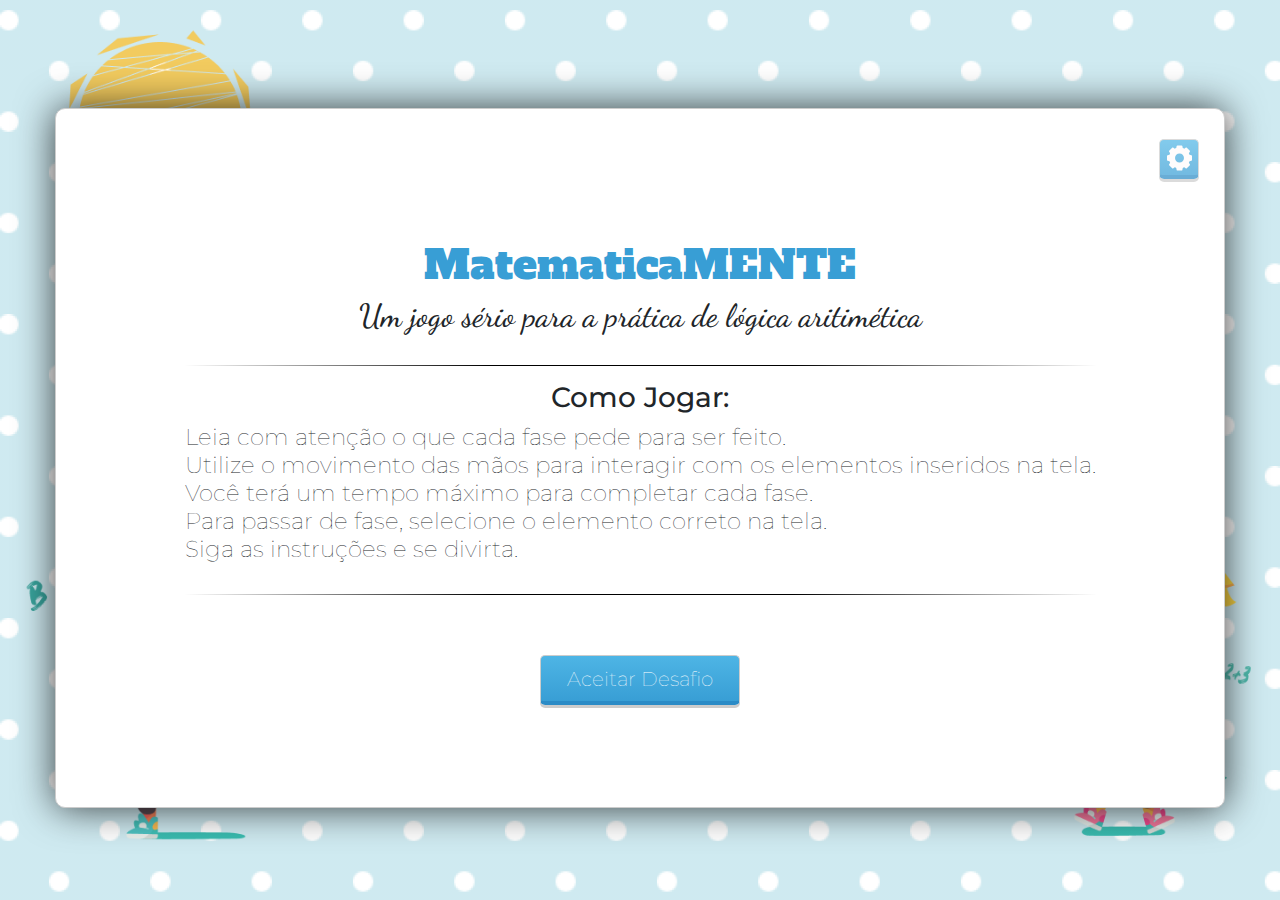
<file: index.html>
<!DOCTYPE html>
<html lang="en">
<head>
    <meta charset="UTF-8">
    <meta name="viewport" content="width=device-width, initial-scale=1.0">
    <link rel="stylesheet" href="https://maxcdn.bootstrapcdn.com/bootstrap/4.0.0/css/bootstrap.min.css" integrity="sha384-Gn5384xqQ1aoWXA+058RXPxPg6fy4IWvTNh0E263XmFcJlSAwiGgFAW/dAiS6JXm" crossorigin="anonymous">

    <script src="https://code.jquery.com/jquery-3.2.1.slim.min.js" integrity="sha384-KJ3o2DKtIkvYIK3UENzmM7KCkRr/rE9/Qpg6aAZGJwFDMVNA/GpGFF93hXpG5KkN" crossorigin="anonymous"></script>
    <script src="https://cdnjs.cloudflare.com/ajax/libs/popper.js/1.12.9/umd/popper.min.js" integrity="sha384-ApNbgh9B+Y1QKtv3Rn7W3mgPxhU9K/ScQsAP7hUibX39j7fakFPskvXusvfa0b4Q" crossorigin="anonymous"></script>
    <script src="https://maxcdn.bootstrapcdn.com/bootstrap/4.0.0/js/bootstrap.min.js" integrity="sha384-JZR6Spejh4U02d8jOt6vLEHfe/JQGiRRSQQxSfFWpi1MquVdAyjUar5+76PVCmYl" crossorigin="anonymous"></script>
    <link rel="preconnect" href="https://fonts.gstatic.com">
    <link href="https://fonts.googleapis.com/css2?family=Montserrat:ital,wght@0,500;0,600;0,700;1,300&display=swap" rel="stylesheet">
    <link href="https://fonts.googleapis.com/css2?family=Dancing+Script:wght@400;500;600;700&display=swap" rel="stylesheet">
    <link rel="preconnect" href="https://fonts.gstatic.com">
    <link href="https://fonts.googleapis.com/css2?family=Oi&display=swap" rel="stylesheet">
    <link rel="preconnect" href="https://fonts.gstatic.com">
    <link href="https://fonts.googleapis.com/css2?family=Alfa+Slab+One&display=swap" rel="stylesheet">
    <title>matematicaMENTE</title>
</head>
<body>
    <section class="container">
        <div class="start">
            <button id="metricas"><img src="./img/gear.svg" alt=""></button>

            <div class="menu">
                <h1 id="tittle">MatematicaMENTE</h1>
                <h2>Um jogo sério para a prática de lógica aritimética</h2>

                <div class="instructions">
                    <h3>Como Jogar:</h3>
                    <ul>
                        <li>Leia com atenção o que cada fase pede para ser feito.</li>
                        <li>Utilize o movimento das mãos para interagir com os elementos inseridos na tela.</li>
                        <li>Você terá um tempo máximo para completar cada fase.</li>
                        <li>Para passar de fase, selecione o elemento correto na tela.</li>
                        <li>Siga as instruções e se divirta.</li>   
                    </ul>
                </div>
            </div>
            <button><a href="game.html"> Aceitar Desafio</a></button>
        </div>
    </section>

    <div class="modal fade" id="exampleModal" tabindex="-1" role="dialog" aria-labelledby="exampleModalLabel" aria-hidden="true">
        <div class="modal-dialog" role="document">
          <div class="modal-content">
            <div class="modal-header">
              <h5 class="modal-title" id="exampleModalLabel">Escolha as métricas do jogo</h5>
              <button type="button" class="close" data-dismiss="modal" aria-label="Close">
                <span aria-hidden="true">&times;</span>
              </button>
            </div>
            <div class="modal-body">
               <div class="div-msg">
                <span id="msg"></span>
                <span id="err"></span>
               </div>
                <form action="" class="modal-form">
                  <div class="form-itens">
                    <label for="">Quantidade de questões</label>
                    <input placeholder="Insira a quantidade de questoes" id="qtd_questoes" max="12" type="number">
                  </div>
                   <div  class="form-itens">
                    <label for="">Tempo total de jogo</label>
                    <input placeholder="Digite os minutos" id="tempo_total" type="number">
                   </div>
                </form>
            </div>
            <div class="modal-footer">
              <button type="button" id="saveOptions" class="">Salvar</button>
            </div>
          </div>
        </div>
      </div>

</body>
<script>
    (()=>{
    //  document.addEventListener('mouseover', ()=>{
    //     let theme = document.getElementById("theme")

    //     theme.muted = false;
    //     theme.volume = 0.07;
    //     theme.play();

    
    // })

    
    })()

    const metricas = document.getElementById('metricas');
        metricas.addEventListener("click",()=>{
        $("#exampleModal").modal();
        console.log('abre modal');
       document.querySelector('.container').style.display = 'none';
        });

        $('#exampleModal').on('hide.bs.modal', ()=>{
            document.querySelector('.container').style.display = 'flex';
        });

        document.getElementById('saveOptions').addEventListener('click', (e)=>{
            e.preventDefault();
            let tempoTotal = document.getElementById('tempo_total').value;
            let quantidadeQuestoes = document.getElementById('qtd_questoes').value;

            if(quantidadeQuestoes != ''){
                localStorage.setItem('quantidade_questoes', quantidadeQuestoes);
            }else{

                document.getElementById('err').innerText = "Digite uma quantidade minima de questões."
                setTimeout(()=>{
                document.getElementById('err').innerText = ""
                },1000)
                return;
            }

            if(tempoTotal != ''){
                localStorage.setItem('tempo_total', tempoTotal);
            }else{

                document.getElementById('err').innerText = "Digite um tempo total para o jogo."
                setTimeout(()=>{
                document.getElementById('err').innerText = ""
            },1000)
            return;
            } 
           
            setTimeout(()=>{
                document.getElementById('msg').innerText = "SALVO COM SUCESSO!"
            },200)
            setTimeout(()=>{
                document.getElementById('msg').innerText = ""
                $("#exampleModal").modal('hide');
                document.querySelector('.container').style.display = 'flex';
            },2200)
        })
</script>
<style>
*{
    font-family: 'Montserrat', sans-serif;
    padding: 0;
    font-weight: 100;
    margin: 0;
    
}
a{
    text-decoration: none;
    color: white;
    font-size: 20px;
}
body{
    background: linear-gradient(rgba(255, 255, 255, 0.2), rgba(255, 255, 255, 0.2) ),  url('./img/kids/fundo.png') no-repeat center center;
    background-size: 100%, 100% auto;
}

.div-msg{
  display: flex;
  justify-content: center;
}
#msg{
    color: green;
    padding: 5px;
    font-size: 15px;
    font-weight: bold;

}
#err{
    color: red;
    padding: 5px;
    font-size: 15px;
    font-weight: bold;

}
  
#fundo{
    /* z-index: 1; */
    position: absolute;
    width: 100%;
    height: 100%;
    -webkit-filter: blur(5px); /* Safari 6.0 - 9.0 */
    filter: blur(5px);
}


.start button{
    margin-top: 30px;
    width: 200px;
    height: 50px;
    border: 1px solid #ccc;

    color: aliceblue;
    border-radius: 5px;
    font-weight: bold;
    background: linear-gradient(to bottom, #4eb5e5 0%,#389ed5 100%);
    border-bottom: 4px solid #2b8bc6;
    box-shadow: 0px 3px 0px 0px rgb(0 0 0 / 20%);
    cursor: pointer;
    padding: 8px 15px;
}
.start button:hover{
    background-color: #1AA5F5;
    text-decoration: none;
}


.instructions{
    display: flex;
    flex-direction: column;
    align-items: center;
    font-size: 23px;
    line-height: 28px;
    text-align: left;
    border-top: 1px solid;
    border-bottom: 1px solid;
    margin: 30px 0px;
    padding: 15px 0px;
    list-style: none;
    border-image-source: linear-gradient(to right,white, black, black, white);
    border-image-slice: 1;
    /* border: 1px solid red; */
}

.menu h2{
    font-family: 'Dancing Script', cursive;
}
.menu ul {
    list-style: none;
}
#tittle{
    color: #389ed5;
    /* -o-text-overflow: clip;
	text-overflow: clip;
	 text-shadow: 5px 5px 0 rgb(255,210,23) , 10px 10px 0 rgb(90,199,255) , 15px 14px 0 rgb(255,210,23) , 20px 20px 0 rgb(90,199,255) ; 
	text-shadow: 3px 3px 0 #389ed5 , 5px 5px 0 rgba(90, 199, 255, 0.8) , 7px 7px 0 #389ed5 ; */
    font-family: 'Alfa Slab One', cursive;
}
.container{
    /* position: absolute; */
    z-index: 999;
    /* background: #ccc !important; */
    width: 100%;
    height: 100vh;
    display:flex;
    z-index: 1111;
    justify-content: center;
    /* align-items: center; */
}

    
.start{
    -webkit-box-shadow: 0px 0px 38px 0px rgba(0,0,0,0.75);
    -moz-box-shadow: 0px 0px 38px 0px rgba(0,0,0,0.75);
    box-shadow: 0px 0px 38px 0px rgba(0,0,0,0.75);
    position: absolute;
    top: 12%;
    width: 1170px;
    height: 700px;            background: white;
    border: 1px solid #ccc;
    border-radius: 10px;
    display: flex;
    flex-direction: column;
    align-items: center;
    justify-content: center;
    padding: 20px;
}
.start img{
    
    top: 25px;
    width: 90px;
    height: 90px;
}
.menu{
    text-align: center;
    margin-top: 30px;
}
.menu span{
    /* font-family: sans-serif; */
    /* margin-top: 10px; */
    /* font-size: 18px; */
    text-align: center;
}


#metricas{
    background-color: #18c5f5bb;
    position: absolute;
    width: 40px;
    height: 40px;
    display: flex;
    justify-content: center;
    align-items: center;
    opacity: 0.7;
    top: 0px;
    right: 25px;
    cursor: pointer;
}
#metricas img {
    width: 25px
}

#metricas:hover{
    opacity: 1;
}

.form-itens{
    display: flex;
    flex-direction: column;
    width: 200px;
    padding: 8px;
}

.modal-form {
    display: flex;
    flex-direction: column;
    align-items: center;
}

.form-itens input {
    border-radius: 5px;
    border: 1px solid #ccc;
    padding: 8px;
}

.form-itens input:hover{
    border: 1px solid #181ff5bb;
}
</style>
</html>
</file>
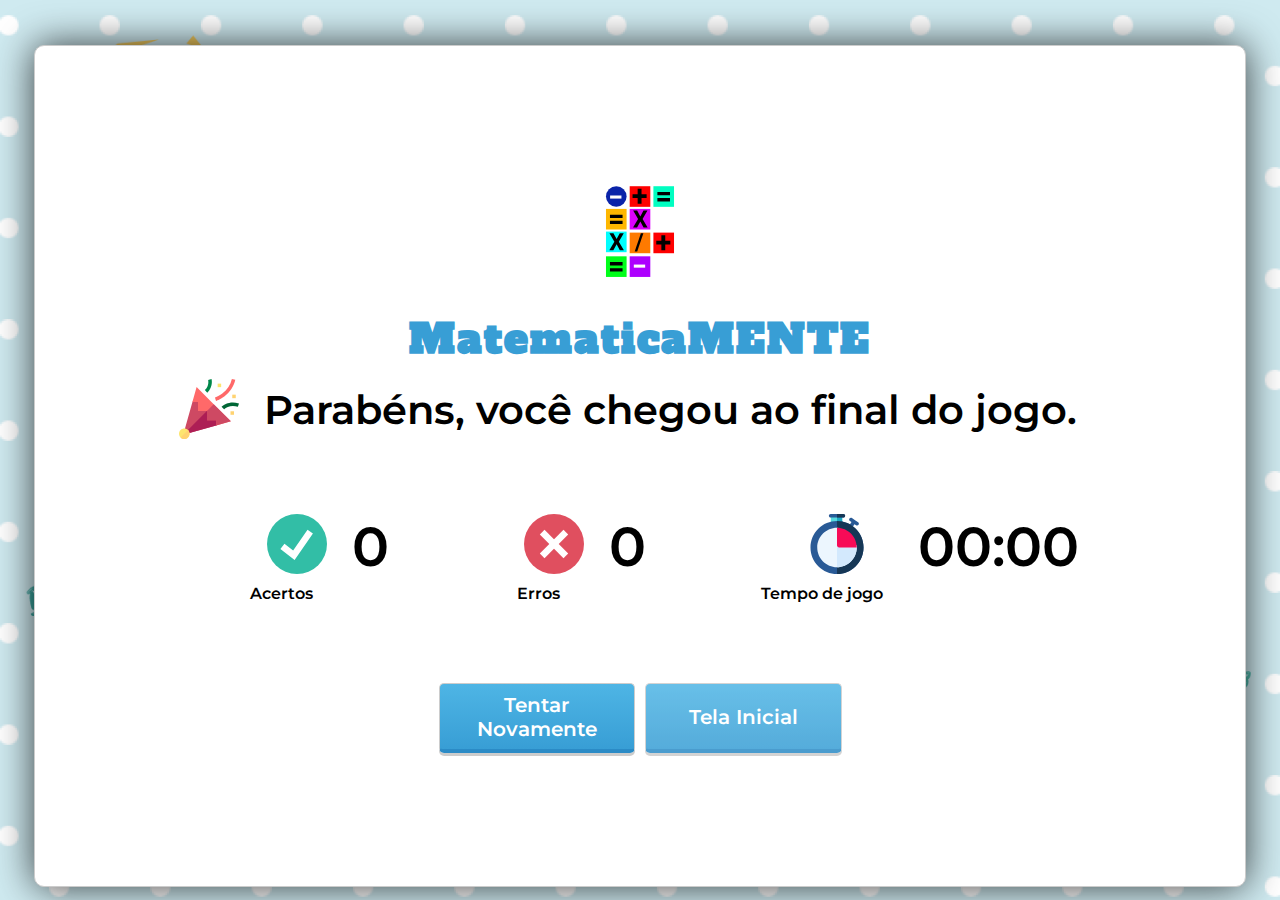
<file: fim.html>
<!DOCTYPE html>
<html lang="en">
<head>
    <meta charset="UTF-8">
    <meta name="viewport" content="width=device-width, initial-scale=1.0">
    <title>MATEMATICAMENTE</title>
    <link rel="preconnect" href="https://fonts.gstatic.com">
<link href="https://fonts.googleapis.com/css2?family=Montserrat:ital,wght@0,500;0,600;0,700;1,300&display=swap" rel="stylesheet">
<link rel="preconnect" href="https://fonts.gstatic.com">
<link href="https://fonts.googleapis.com/css2?family=Oi&display=swap" rel="stylesheet">
<link href="https://fonts.googleapis.com/css2?family=Alfa+Slab+One&display=swap" rel="stylesheet">
</head>
<body>
    <!-- <img id ="fundo" src="./img/outros/logo2.jpg" alt=""> -->

    <div class="container">

     <div class="start">
         <img id="logo" src="./img/outros/logo.svg" alt="">
         <div class="menu">
            <h1 id="game-name">MatematicaMENTE</h1>
            <!-- <h2>Fim de jogo</h2> -->
            <div class="instructions">
                <div class="icon prb"><img src="./img/outros/parabens.svg" alt=""><h1>Parabéns, você chegou ao final do jogo.</h1></div>
                <!-- <img id="testephoto" alt=""> -->
                <ul >
                    <li class="icon"><div class="div-itens"><img src="./img/outros/verifica.svg" alt=""><span>Acertos</span></div><span id="acertos">0</span> </li>
                    <li class="icon"><div class="div-itens"><img src="./img/outros/fechar.svg" alt=""><span>Erros</span></div><span id="erros">0</span> </li>
                    <li class="icon"><div class="div-itens"><img src="./img/outros/chronometer.svg" alt=""><span>Tempo de jogo</span></div><span id="tempo">00:00</span> </li>
                </ul>
            </div>
         </div>
        <section class="bottom-buttons">
            <button><a href="Game.html">Tentar Novamente</a></button>
            <button id="home"><a href="Inicio.html">Tela Inicial</a></button>
        </section>

     </div>

    </div>
   
</body>
<style>
*{
    font-family: 'Montserrat', sans-serif;
    padding: 0;
    font-weight: 600;
    margin: 0;
}

section.bottom-buttons {
    max-width: 403px;
    display: flex;
}

#home{
    margin-left: 10px;
    opacity: 0.85;
}
#home:hover{
    opacity: 1;
}
body{
    background:  url('./img/kids/fundo.png') no-repeat  ;
    background-size: 100%, 100% auto;
}
#game-name{
    color: #389ed5;
    /* -o-text-overflow: clip;
	text-overflow: clip;
	 text-shadow: 5px 5px 0 rgb(255,210,23) , 10px 10px 0 rgb(90,199,255) , 15px 14px 0 rgb(255,210,23) , 20px 20px 0 rgb(90,199,255) ; 
	text-shadow: 3px 3px 0 #389ed5 , 5px 5px 0 rgba(90, 199, 255, 0.8) , 7px 7px 0 #389ed5 ; */
    font-family: 'Alfa Slab One', cursive;
    font-size: 2.5rem;
    line-height: 1.5;
    letter-spacing: 2px;
}

.menu h2{
    margin-top: 15px;
}

.icon {
    display: flex;
    align-items: center;
    margin: 15px 35px;
    /* flex-direction: column; */
}
.instructions li :nth-child(1){
    margin-left: 30px;
}
.icon.prb {
    margin-top: 10px;
    margin-left: 10px;
}

.div-itens {
    display: flex;
    flex-direction: column;
    justify-content: center;
    align-items: center;
    padding: 5px;
}
.div-itens span{
    padding: 10px;
}
.prb h1{
    font-family: 'Montserrat', sans-serif;
    color: black;
    font-size: 40px;
    margin-left: 25px;
    font-weight: 600;
}
#acertos, #erros, #tempo{
    margin-left: 20px;
    margin-bottom: 35px;
    font-size: 55px;
}

#fundo{
    /* z-index: 1; */
  
    position: absolute;
    width: 100%;
    height: 97%;
    -webkit-filter: blur(5px); /* Safari 6.0 - 9.0 */
    filter: blur(5px);
}

a{
    text-decoration: none;
    color: white;
    font-size: 20px;
}

.instructions{
    display: flex;
    flex-direction: column;
    align-items: center;
    /* border: 1px solid red; */
}
.instructions ul{
    display: flex;
    margin-top: 40px;
}
    .container{
        
        background: rgba(255, 255, 255, 0.2);
        width: 100%;
        height: 100%;
        display:flex;
        z-index: 1111;
        justify-content: center;
        position: absolute;
        /* align-items: center; */
        }
        .start{
            -webkit-box-shadow: 0px 0px 38px 0px rgba(0,0,0,0.75);
            -moz-box-shadow: 0px 0px 38px 0px rgba(0,0,0,0.75);
            box-shadow: 0px 0px 38px 0px rgba(0,0,0,0.75);
            position: absolute;
            top: 5%;
            width: 1170px;
            height: 800px;
            background: white;
            border: 1px solid #ccc;
            border-radius: 10px;
            display: flex;
            flex-direction: column;
            align-items: center;
            justify-content: center;
            padding: 20px;
        }
        img{
            top: 20px;
            width: 60px;
        }

        #logo{
            width: 100px;
            height: 100px;
        }

        .menu{
            text-align: center;
            margin-top: 30px;
        }
        .menu span{
            /* font-family: sans-serif; */
            /* margin-top: 10px; */
            /* font-size: 18px; */
            text-align: center;
        }
        /* button{
            margin-top: 50px;
            width: 220px;
            height: 50px;
            border: 1px solid #ccc;
            background-color: #18C6F5;
            color: aliceblue;
            border-radius: 5px;
        }
        button:hover{
            background-color: #1AA5F5;
        } */

        .start button:hover {
    background-color: #1AA5F5;
    text-decoration: none;
}
.start button {
    margin-top: 50px;
    width: 200px;
    height: 70px;
    border: 1px solid #ccc;
    color: aliceblue;
    border-radius: 5px;
    font-weight: bold;
    background: linear-gradient(to bottom, #4eb5e5 0%,#389ed5 100%);
    border-bottom: 4px solid #2b8bc6;
    box-shadow: 0px 3px 0px 0px rgb(0 0 0 / 20%);
    cursor: pointer;
    padding: 8px 15px;
}
</style>
<script src="https://ajax.googleapis.com/ajax/libs/jquery/3.5.1/jquery.min.js"></script>
<script>
    $(document).ready(()=>{
        var p = localStorage.getItem('erros');
        if(p!=null){
          document.getElementById('erros').innerText = p;  
        }else{
            document.getElementById('erros').innerText = 0; 
        }
        

        var positivo = localStorage.getItem('acertos');
        if(positivo!=null){
          document.getElementById('acertos').innerText = positivo;  
        }else{
            document.getElementById('acertos').innerText = 0; 
        }

        var tempo = localStorage.getItem('Tempo');
        if(tempo!=null){
          document.getElementById('tempo').innerText = tempo;  
        }else{
            document.getElementById('tempo').innerText = "00:00"; 
        }
        const photo = localStorage.getItem('img');
        // document.getElementById('testephoto').setAttribute('src', photo)
        
        localStorage.removeItem('acertos');  
        localStorage.removeItem('erros'); 
        localStorage.removeItem('Tempo');
    })
 
</script>
</html>
</file>
